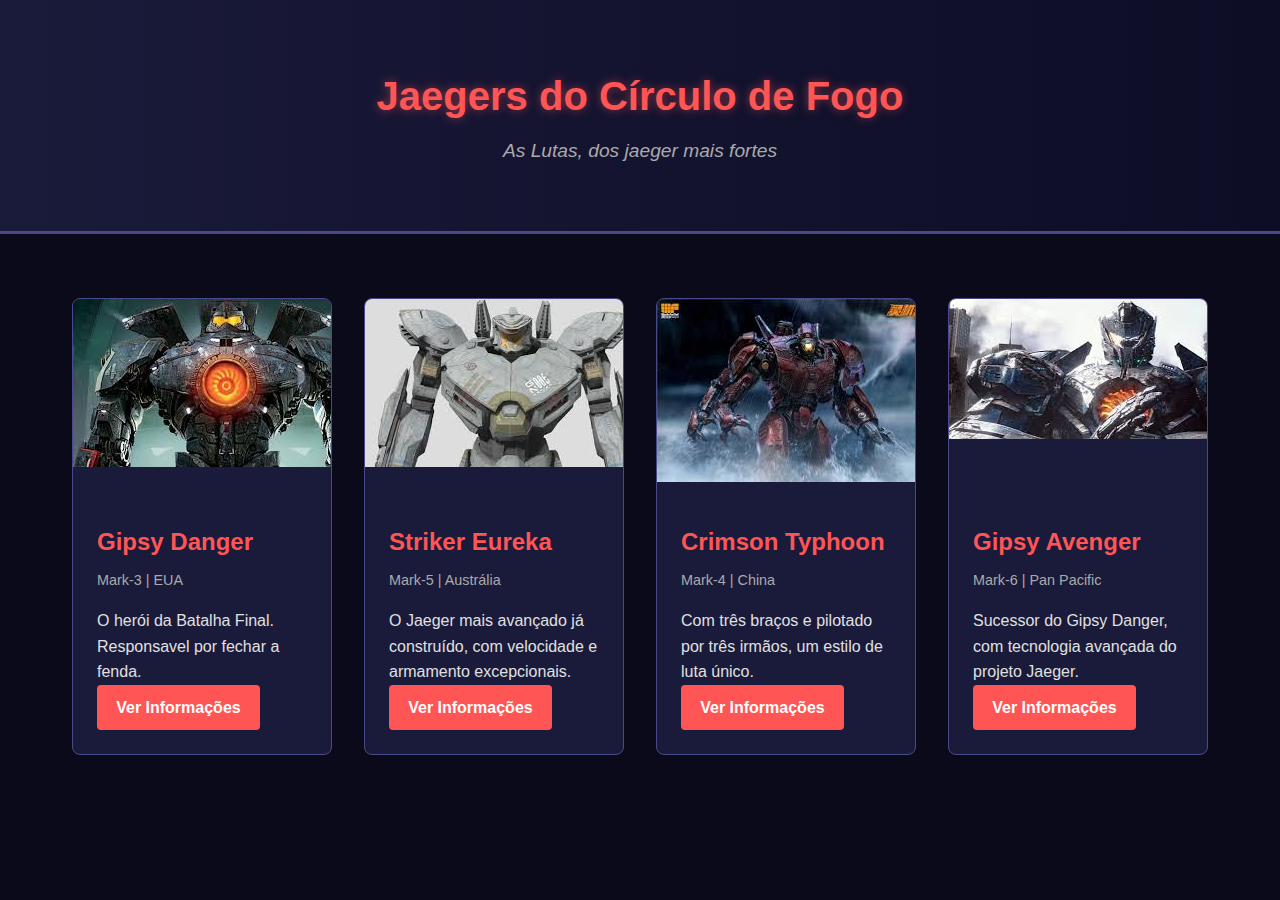
<file: index.html>
<!DOCTYPE html>
<html lang="pt-br">
<head>
    <meta charset="UTF-8">
    <meta name="viewport" content="width=device-width, initial-scale=1.0">
    <link rel="stylesheet" href="style.css">
    <title>Jaegers do Círculo de Fogo</title>
</head>
<body>
    <header>
        <div class="container">
            <h1>Jaegers do Círculo de Fogo</h1>
            <p class="subtitle">As Lutas, dos jaeger mais fortes</p>
        </div>
    </header>
    
    <div class="container">
        <div class="jaegers-grid">
            <div class="jaeger-card">
                <div class="jaeger-image" ><img src="imagens/gipsy.jpeg" alt="gipsy danger"></div>
                <div class="jaeger-info">
                    <h3 class="jaeger-nome">Gipsy Danger</h3>
                    <p class="jaeger-model">Mark-3 | EUA</p>
                    <p>O herói da Batalha Final. Responsavel por fechar a fenda.</p>
                    <a href="2index.html" class="btn">Ver Informações</a>
                </div>
            </div>
            
            <div class="jaeger-card">
                <div class="jaeger-image" ><img src="imagens/eureka.jpeg" alt="striker"></div>
                <div class="jaeger-info">
                    <h3 class="jaeger-nome">Striker Eureka</h3>
                    <p class="jaeger-model">Mark-5 | Austrália</p>
                    <p>O Jaeger mais avançado já construído, com velocidade e armamento excepcionais.</p>
                    <a href="3index.html" class="btn">Ver Informações</a>
                </div>
            </div>
            
            <div class="jaeger-card">
                <div class="jaeger-image"><img src="imagens/typhoon.jpeg" alt="Crimson typhoon"></div>
                <div class="jaeger-info">
                    <h3 class="jaeger-nome">Crimson Typhoon</h3>
                    <p class="jaeger-model">Mark-4 | China</p>
                    <p>Com três braços e pilotado por três irmãos, um estilo de luta único.</p>
                    <a href="4index.html" class="btn">Ver Informações</a>
                </div>
            </div>
            
            <div class="jaeger-card">
                <div class="jaeger-image"><img src="imagens/avenger2.jpeg" alt="gipsy avenger"></div>
                <div class="jaeger-info">
                    <h3 class="jaeger-nome">Gipsy Avenger</h3>
                    <p class="jaeger-model">Mark-6 | Pan Pacific</p>
                    <p>Sucessor do Gipsy Danger, com tecnologia avançada do projeto Jaeger.</p>
                    <a href="5index.html" class="btn">Ver Informações</a>
                </div>
            </div>
        </div>
    </div>
    
</body>
</html>
</file>
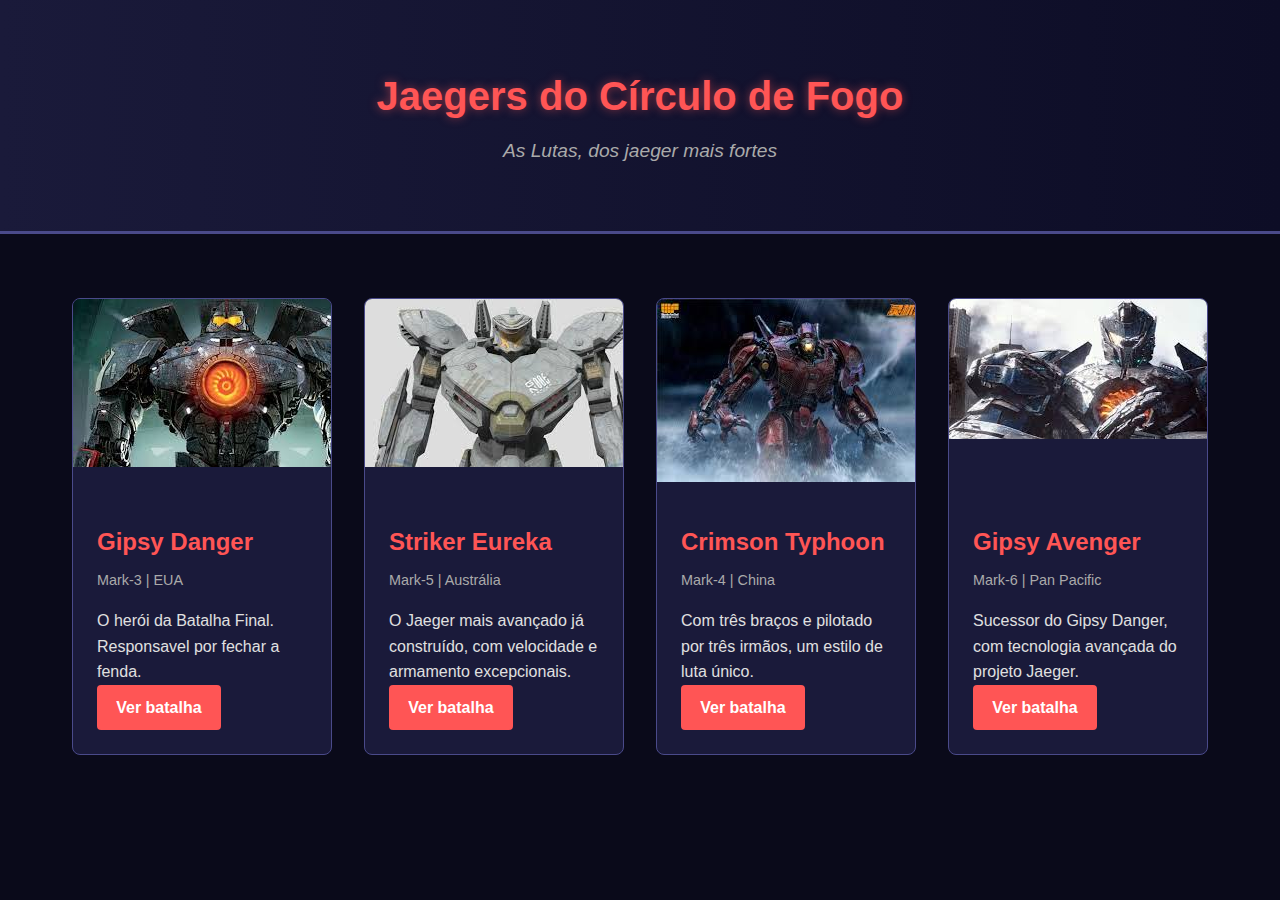
<file: Programação/index.html>
<!DOCTYPE html>
<html lang="pt-br">
<head>
    <meta charset="UTF-8">
    <meta name="viewport" content="width=device-width, initial-scale=1.0">
    <link rel="stylesheet" href="style.css">
    <title>Jaegers do Círculo de Fogo</title>
</head>
<body>
    <header>
        <div class="container">
            <h1>Jaegers do Círculo de Fogo</h1>
            <p class="subtitle">As Lutas, dos jaeger mais fortes</p>
        </div>
    </header>
    
    <div class="container">
        <div class="jaegers-grid">
            <div class="jaeger-card">
                <div class="jaeger-image" ><img src="imagens/gipsy.jpeg" alt="gipsy danger"></div>
                <div class="jaeger-info">
                    <h3 class="jaeger-nome">Gipsy Danger</h3>
                    <p class="jaeger-model">Mark-3 | EUA</p>
                    <p>O herói da Batalha Final. Responsavel por fechar a fenda.</p>
                    <a href="https://www.youtube.com/watch?v=yd97ol2GQZM" class="btn">Ver batalha</a>
                </div>
            </div>
            
            <div class="jaeger-card">
                <div class="jaeger-image" ><img src="imagens/eureka.jpeg" alt="striker"></div>
                <div class="jaeger-info">
                    <h3 class="jaeger-nome">Striker Eureka</h3>
                    <p class="jaeger-model">Mark-5 | Austrália</p>
                    <p>O Jaeger mais avançado já construído, com velocidade e armamento excepcionais.</p>
                    <a href="https://www.youtube.com/watch?v=U_MgVwg4-ws" class="btn">Ver batalha</a>
                </div>
            </div>
            
            <div class="jaeger-card">
                <div class="jaeger-image"><img src="imagens/typhoon.jpeg" alt="Crimson typhoon"></div>
                <div class="jaeger-info">
                    <h3 class="jaeger-nome">Crimson Typhoon</h3>
                    <p class="jaeger-model">Mark-4 | China</p>
                    <p>Com três braços e pilotado por três irmãos, um estilo de luta único.</p>
                    <a href="https://www.youtube.com/watch?v=AStCtVQbufI" class="btn">Ver batalha</a>
                </div>
            </div>
            
            <div class="jaeger-card">
                <div class="jaeger-image"><img src="imagens/avenger2.jpeg" alt="gipsy avenger"></div>
                <div class="jaeger-info">
                    <h3 class="jaeger-nome">Gipsy Avenger</h3>
                    <p class="jaeger-model">Mark-6 | Pan Pacific</p>
                    <p>Sucessor do Gipsy Danger, com tecnologia avançada do projeto Jaeger.</p>
                    <a href="https://www.youtube.com/watch?v=fomfz-xeXts" class="btn">Ver batalha</a>
                </div>
            </div>
        </div>
    </div>
    
</body>
</html>
</file>
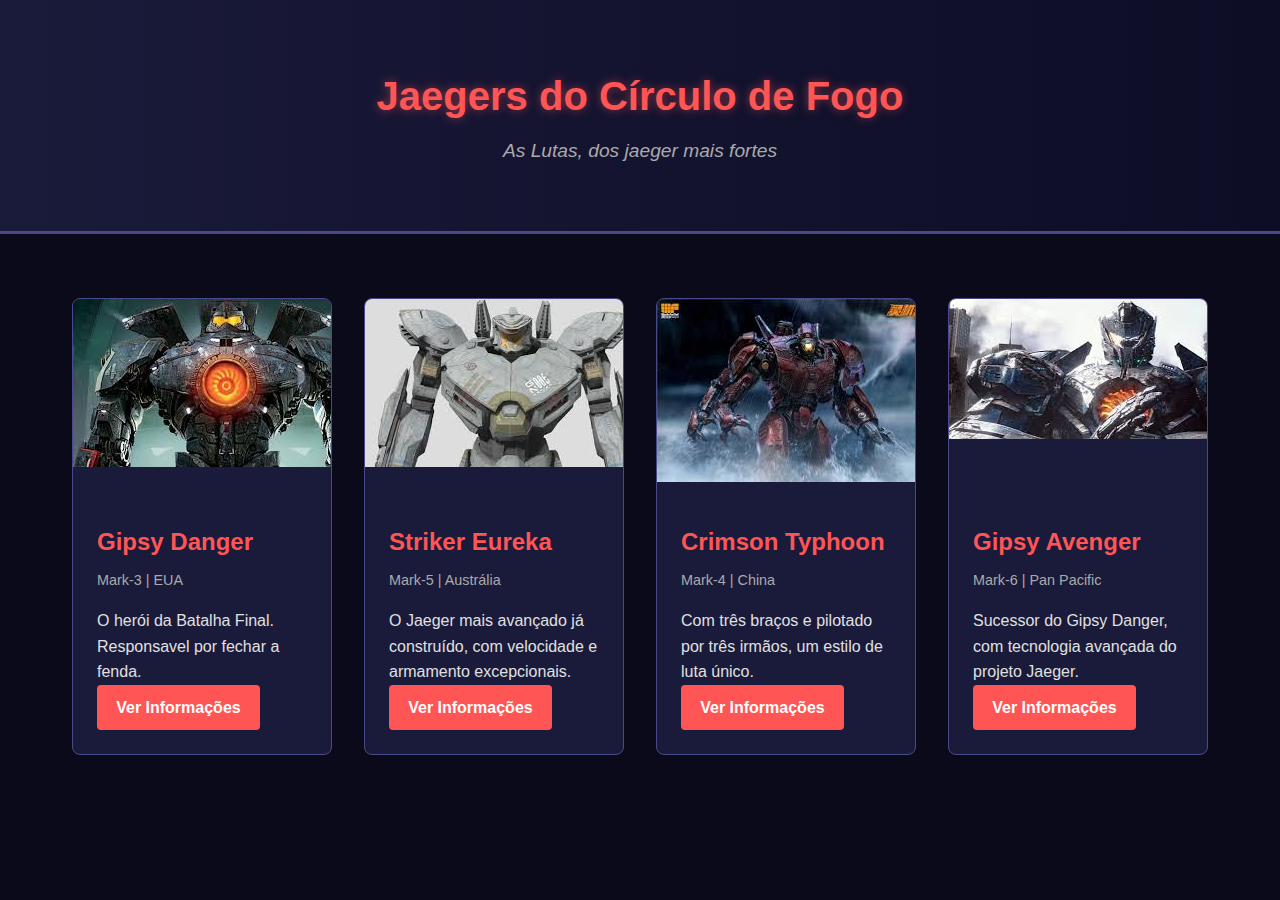
<file: Programa-o-main/Programação/index.html>
<!DOCTYPE html>
<html lang="pt-br">
<head>
    <meta charset="UTF-8">
    <meta name="viewport" content="width=device-width, initial-scale=1.0">
    <link rel="stylesheet" href="style.css">
    <title>Jaegers do Círculo de Fogo</title>
</head>
<body>
    <header>
        <div class="container">
            <h1>Jaegers do Círculo de Fogo</h1>
            <p class="subtitle">As Lutas, dos jaeger mais fortes</p>
        </div>
    </header>
    
    <div class="container">
        <div class="jaegers-grid">
            <div class="jaeger-card">
                <div class="jaeger-image" ><img src="imagens/gipsy.jpeg" alt="gipsy danger"></div>
                <div class="jaeger-info">
                    <h3 class="jaeger-nome">Gipsy Danger</h3>
                    <p class="jaeger-model">Mark-3 | EUA</p>
                    <p>O herói da Batalha Final. Responsavel por fechar a fenda.</p>
                    <a href="file:///tmp/guest-zepvv4/%C3%81rea%20de%20Trabalho/Programa-o-main/Programa%C3%A7%C3%A3o/2index.html" class="btn">Ver Informações</a>
                </div>
            </div>
            
            <div class="jaeger-card">
                <div class="jaeger-image" ><img src="imagens/eureka.jpeg" alt="striker"></div>
                <div class="jaeger-info">
                    <h3 class="jaeger-nome">Striker Eureka</h3>
                    <p class="jaeger-model">Mark-5 | Austrália</p>
                    <p>O Jaeger mais avançado já construído, com velocidade e armamento excepcionais.</p>
                    <a href="file:///tmp/guest-zepvv4/%C3%81rea%20de%20Trabalho/Programa-o-main/Programa%C3%A7%C3%A3o/3index.html" class="btn">Ver Informações</a>
                </div>
            </div>
            
            <div class="jaeger-card">
                <div class="jaeger-image"><img src="imagens/typhoon.jpeg" alt="Crimson typhoon"></div>
                <div class="jaeger-info">
                    <h3 class="jaeger-nome">Crimson Typhoon</h3>
                    <p class="jaeger-model">Mark-4 | China</p>
                    <p>Com três braços e pilotado por três irmãos, um estilo de luta único.</p>
                    <a href="file:///tmp/guest-zepvv4/%C3%81rea%20de%20Trabalho/Programa-o-main/Programa%C3%A7%C3%A3o/4index.html" class="btn">Ver Informações</a>
                </div>
            </div>
            
            <div class="jaeger-card">
                <div class="jaeger-image"><img src="imagens/avenger2.jpeg" alt="gipsy avenger"></div>
                <div class="jaeger-info">
                    <h3 class="jaeger-nome">Gipsy Avenger</h3>
                    <p class="jaeger-model">Mark-6 | Pan Pacific</p>
                    <p>Sucessor do Gipsy Danger, com tecnologia avançada do projeto Jaeger.</p>
                    <a href="file:///tmp/guest-zepvv4/%C3%81rea%20de%20Trabalho/Programa-o-main/Programa%C3%A7%C3%A3o/5index.html" class="btn">Ver Informações</a>
                </div>
            </div>
        </div>
    </div>
    
</body>
</html>
</file>
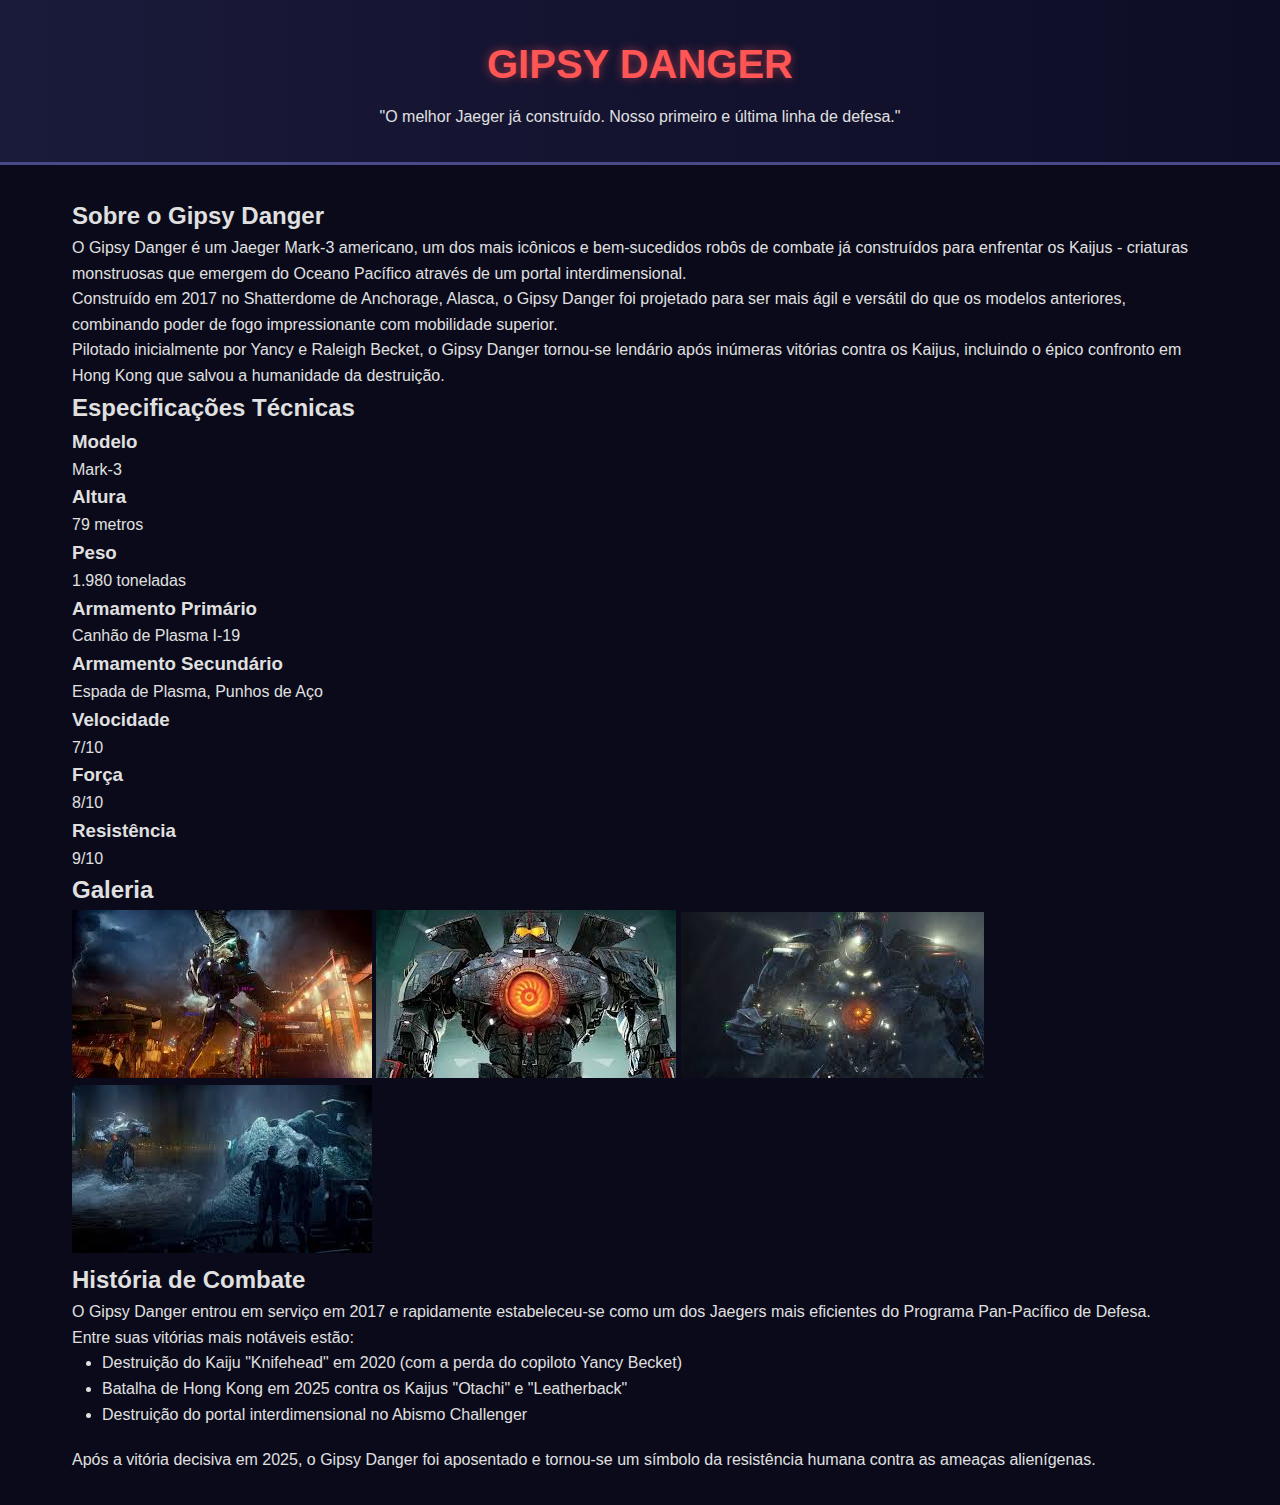
<file: 2index.html>
<!DOCTYPE html>
<html lang="pt-br">
<head>
    <meta charset="UTF-8">
    <meta name="viewport" content="width=device-width, initial-scale=1.0">
    <link rel="stylesheet" href="style.css">
    <title>Gipsy Danger</title>
</head>
<body>
    <header>
        <h1>GIPSY DANGER</h1>
        <p>"O melhor Jaeger já construído. Nosso primeiro e última linha de defesa."</p>
    </header>
    
    <main class="container">
        <section>
            <h2>Sobre o Gipsy Danger</h2>
            <p>O Gipsy Danger é um Jaeger Mark-3 americano, um dos mais icônicos e bem-sucedidos robôs de combate já construídos para enfrentar os Kaijus - criaturas monstruosas que emergem do Oceano Pacífico através de um portal interdimensional.</p>
            <p>Construído em 2017 no Shatterdome de Anchorage, Alasca, o Gipsy Danger foi projetado para ser mais ágil e versátil do que os modelos anteriores, combinando poder de fogo impressionante com mobilidade superior.</p>
            <p>Pilotado inicialmente por Yancy e Raleigh Becket, o Gipsy Danger tornou-se lendário após inúmeras vitórias contra os Kaijus, incluindo o épico confronto em Hong Kong que salvou a humanidade da destruição.</p>
        </section>
        
        <section>
            <h2>Especificações Técnicas</h2>
            <div>
                <div>
                    <div>
                        <h3>Modelo</h3>
                        <p>Mark-3</p>
                    </div>
                    <div>
                        <h3>Altura</h3>
                        <p>79 metros</p>
                    </div>
                    <div>
                        <h3>Peso</h3>
                        <p>1.980 toneladas</p>
                    </div>
                    <div>
                        <h3>Armamento Primário</h3>
                        <p>Canhão de Plasma I-19</p>
                    </div>
                    <div>
                        <h3>Armamento Secundário</h3>
                        <p>Espada de Plasma, Punhos de Aço</p>
                    </div>
                    <div>
                        <h3>Velocidade</h3>
                        <p>7/10</p>
                    </div>
                    <div>
                        <h3>Força</h3>
                        <p>8/10</p>
                    </div>
                    <div>
                        <h3>Resistência</h3>
                        <p>9/10</p>
                    </div>
                </div>
            </div>
        </section>
        
        <section>
            <h2>Galeria</h2>
            <div>
                <img src="imagens/gipsycomba.jpeg" alt="Gipsy Danger em combate">
                <img src="imagens/gipsy.jpeg" alt="Gipsy Danger em pé">
                <img src="imagens/gipsy no oceano.jpeg" alt="Gipsy Danger no oceano">
                <img src="imagens/batalha.jpeg" alt="Gipsy Danger vs Kaiju">
            </div>
        </section>
        
        <section >
            <h2>História de Combate</h2>
            <p>O Gipsy Danger entrou em serviço em 2017 e rapidamente estabeleceu-se como um dos Jaegers mais eficientes do Programa Pan-Pacífico de Defesa.</p>
            <p>Entre suas vitórias mais notáveis estão:</p>
            <ul style="margin-left: 30px; margin-bottom: 20px;">
                <li>Destruição do Kaiju "Knifehead" em 2020 (com a perda do copiloto Yancy Becket)</li>
                <li>Batalha de Hong Kong em 2025 contra os Kaijus "Otachi" e "Leatherback"</li>
                <li>Destruição do portal interdimensional no Abismo Challenger</li>
            </ul>
            <p>Após a vitória decisiva em 2025, o Gipsy Danger foi aposentado e tornou-se um símbolo da resistência humana contra as ameaças alienígenas.</p>
        </section>
    </main>
    
</body>
</html>
</file>
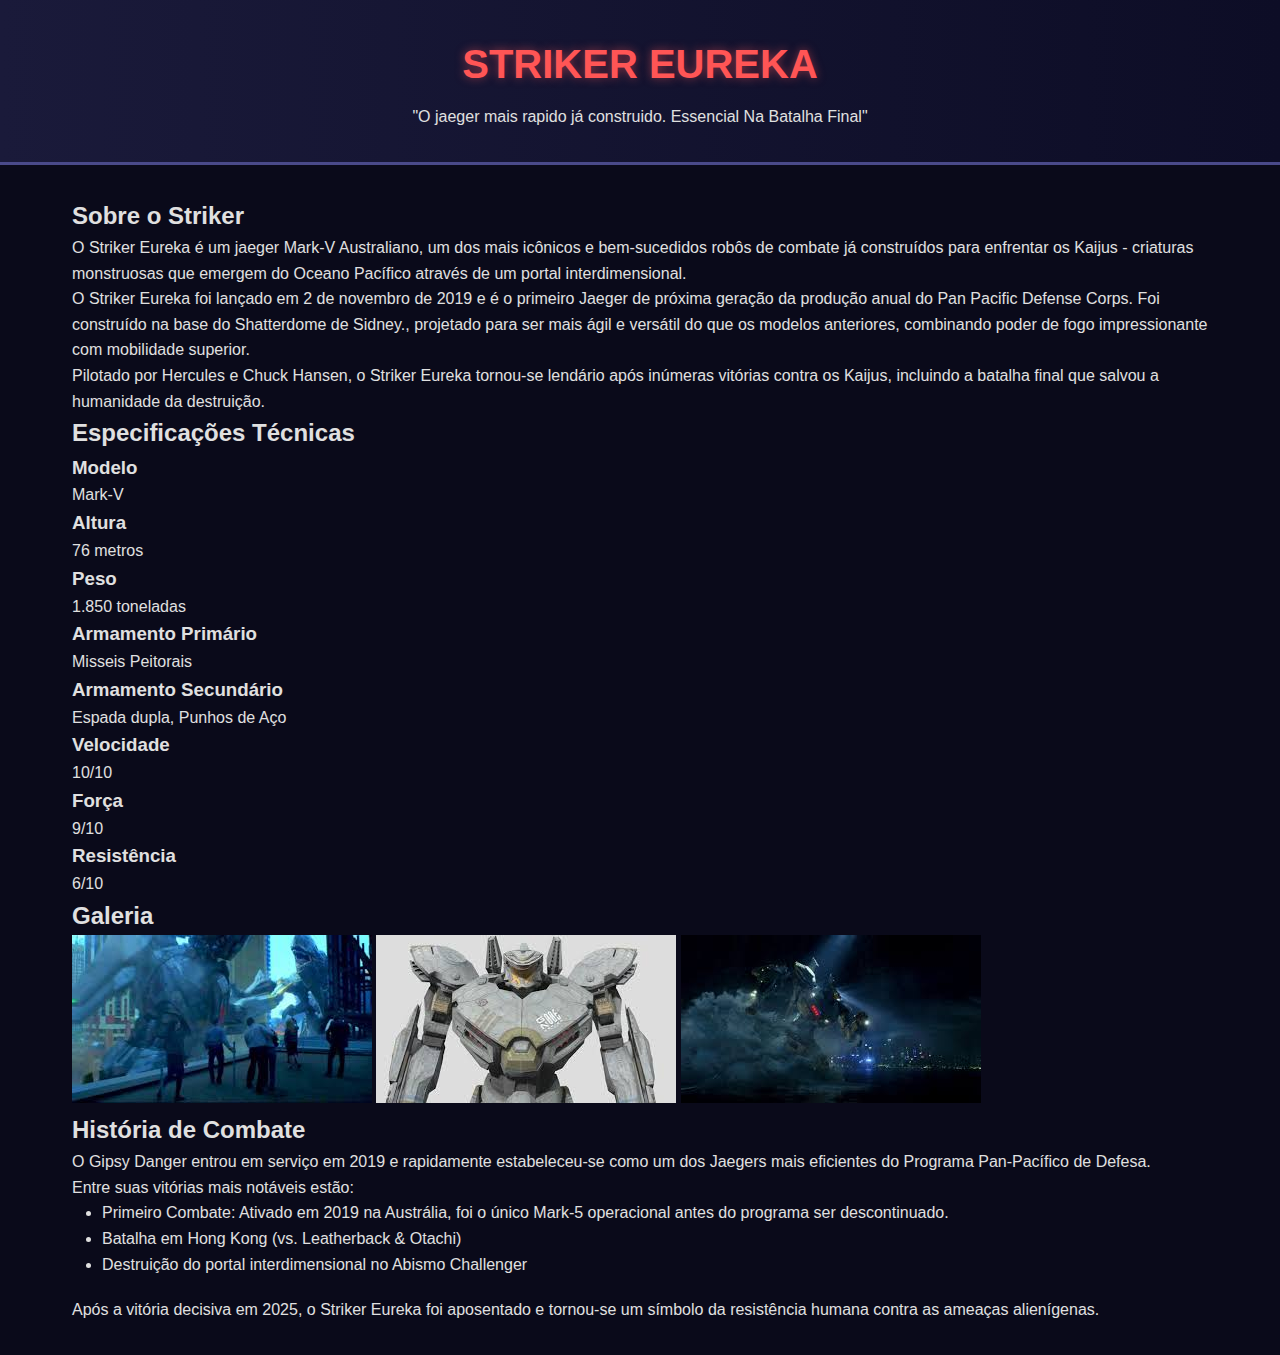
<file: 3index.html>
<!DOCTYPE html>
<html lang="pt-br">
<head>
    <meta charset="UTF-8">
    <meta name="viewport" content="width=device-width, initial-scale=1.0">
    <link rel="stylesheet" href="style.css">
    <title>Striker Eureka</title>
</head>
<body>
    <header>
        <h1>STRIKER EUREKA</h1>
        <p>"O jaeger mais rapido já construido. Essencial Na Batalha Final"</p>
    </header>
    
    <main class="container">
        <section>
            <h2>Sobre o Striker</h2>
            <p>O Striker Eureka é um jaeger Mark-V Australiano, um dos mais icônicos e bem-sucedidos robôs de combate já construídos para enfrentar os Kaijus - criaturas monstruosas que emergem do Oceano Pacífico através de um portal interdimensional.</p>
            <p>O Striker Eureka foi lançado em 2 de novembro de 2019 e é o primeiro Jaeger de próxima geração da produção anual do Pan Pacific Defense Corps. Foi construído na base do Shatterdome de Sidney., projetado para ser mais ágil e versátil do que os modelos anteriores, combinando poder de fogo impressionante com mobilidade superior.</p>
            <p>Pilotado por Hercules e Chuck Hansen, o Striker Eureka tornou-se lendário após inúmeras vitórias contra os Kaijus, incluindo a batalha final que salvou a humanidade da destruição.</p>
        </section>
        
        <section>
            <h2>Especificações Técnicas</h2>
            <div class=>
                <div>
                    <div>
                        <h3>Modelo</h3>
                        <p>Mark-V</p>
                    </div>
                    <div>
                        <h3>Altura</h3>
                        <p>76 metros</p>
                    </div>
                    <div>
                        <h3>Peso</h3>
                        <p>1.850 toneladas</p>
                    </div>
                    <div>
                        <h3>Armamento Primário</h3>
                        <p>Misseis Peitorais</p>
                    </div>
                    <div>
                        <h3>Armamento Secundário</h3>
                        <p>Espada dupla, Punhos de Aço</p>
                    </div>
                    <div></div>
                        <h3>Velocidade</h3>
                        <p>10/10</p>
                    </div>
                    <div>
                        <h3>Força</h3>
                        <p>9/10</p>
                    </div>
                    <div>
                        <h3>Resistência</h3>
                        <p>6/10</p>
                    </div>
                </div>
            </div>
        </section>
        
        <section>
            <h2>Galeria</h2>
            <div>
                <img src="imagens/strikerc.jpeg" alt="Gipsy Danger em combate">
                <img src="imagens/eureka.jpeg" alt="Gipsy Danger em pé">
                <img src="imagens/strikern.jpeg" alt="Gipsy Danger no oceano">
            </div>
        </section>
        
        <section>
            <h2>História de Combate</h2>
            <p>O Gipsy Danger entrou em serviço em 2019 e rapidamente estabeleceu-se como um dos Jaegers mais eficientes do Programa Pan-Pacífico de Defesa.</p>
            <p>Entre suas vitórias mais notáveis estão:</p>
            <ul style="margin-left: 30px; margin-bottom: 20px;">
                <li>Primeiro Combate: Ativado em 2019 na Austrália, foi o único Mark-5 operacional antes do programa ser descontinuado.</li>
                <li> Batalha em Hong Kong (vs. Leatherback & Otachi)</li>
                <li>Destruição do portal interdimensional no Abismo Challenger</li>
            </ul>
            <p>Após a vitória decisiva em 2025, o Striker Eureka foi aposentado e tornou-se um símbolo da resistência humana contra as ameaças alienígenas.</p>
        </section>
    </main>
    
</body>
</html>
</file>
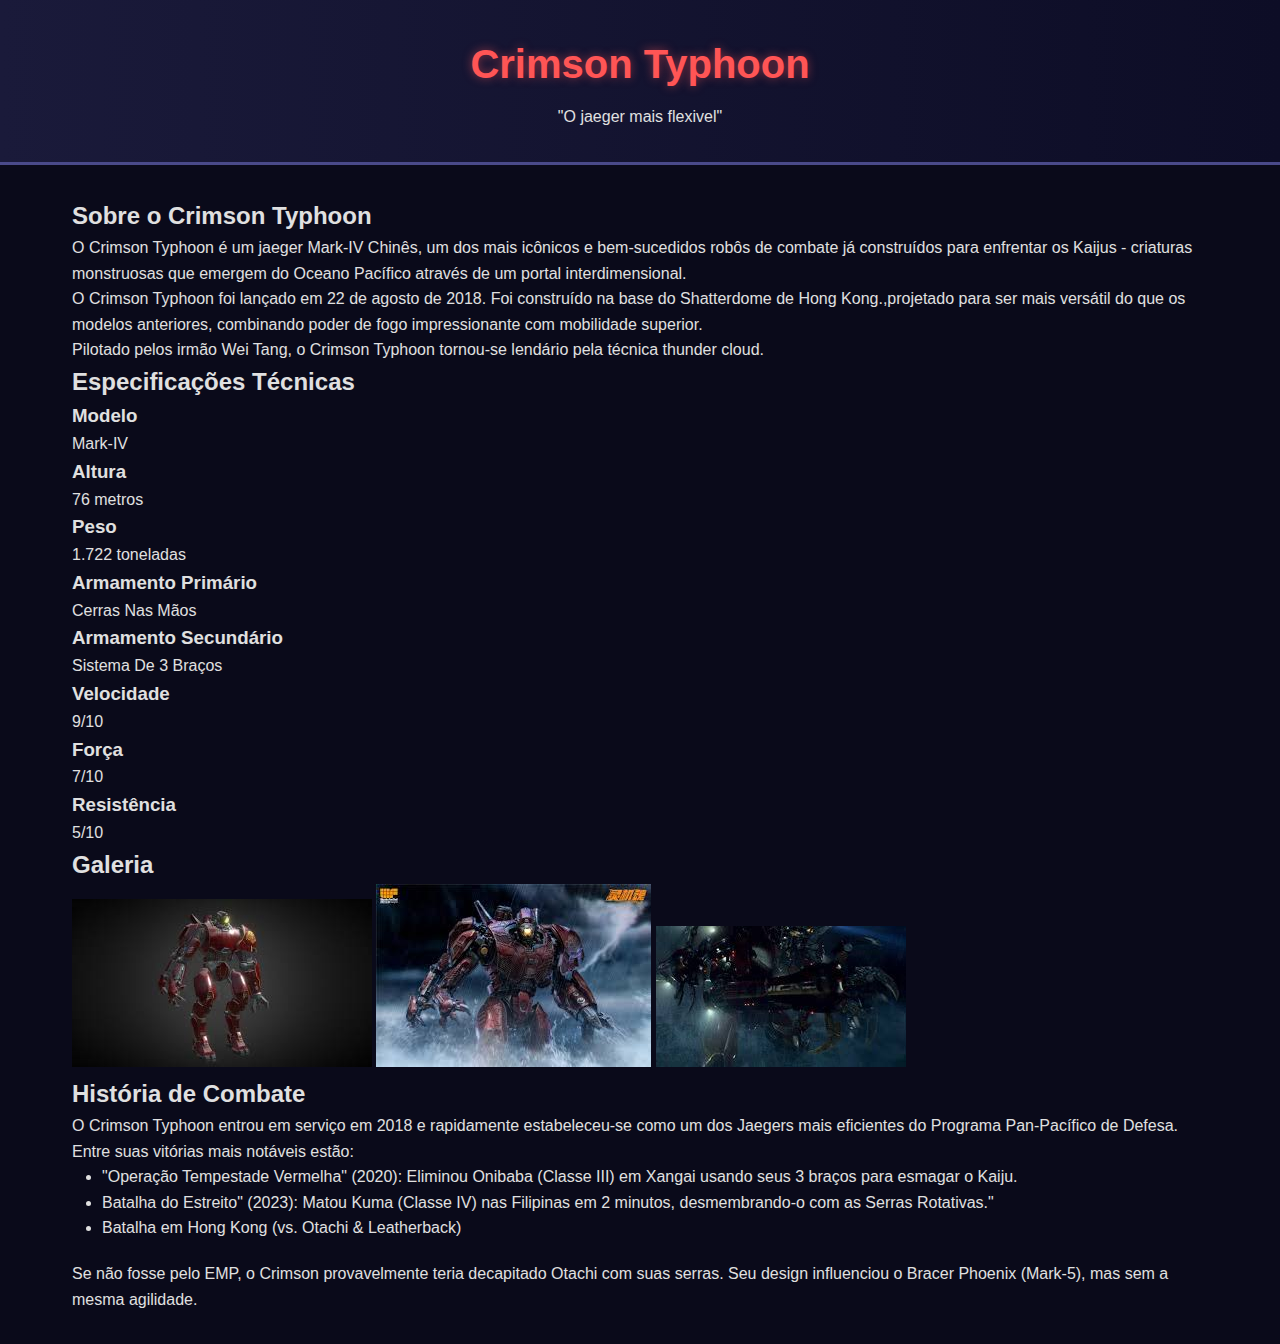
<file: 4index.html>
<!DOCTYPE html>
<html lang="pt-br">
<head>
    <meta charset="UTF-8">
    <meta name="viewport" content="width=device-width, initial-scale=1.0">
    <link rel="stylesheet" href="style.css">
    <title>Crimson Typhoon</title>
</head>
<body>
    <header>
        <h1>Crimson Typhoon</h1>
        <p>"O jaeger mais flexivel"</p>
    </header>
    
    <main class="container">
        <section>
            <h2>Sobre o Crimson Typhoon</h2>
            <p>O Crimson Typhoon é um jaeger Mark-IV Chinês, um dos mais icônicos e bem-sucedidos robôs de combate já construídos para enfrentar os Kaijus - criaturas monstruosas que emergem do Oceano Pacífico através de um portal interdimensional.</p>
            <p>O Crimson Typhoon foi lançado em 22 de agosto de 2018. Foi construído na base do Shatterdome de Hong Kong.,projetado para ser mais versátil do que os modelos anteriores, combinando poder de fogo impressionante com mobilidade superior.</p>
            <p>Pilotado pelos irmão Wei Tang, o Crimson Typhoon tornou-se lendário pela técnica thunder cloud.</p>
        </section>
        
        <section>
            <h2>Especificações Técnicas</h2>
            <div class=>
                <div>
                    <div>
                        <h3>Modelo</h3>
                        <p>Mark-IV</p>
                    </div>
                    <div>
                        <h3>Altura</h3>
                        <p>76 metros</p>
                    </div>
                    <div>
                        <h3>Peso</h3>
                        <p>1.722 toneladas</p>
                    </div>
                    <div>
                        <h3>Armamento Primário</h3>
                        <p>Cerras Nas Mãos</p>
                    </div>
                    <div>
                        <h3>Armamento Secundário</h3>
                        <p>Sistema De 3 Braços</p>
                    </div>
                    <div></div>
                        <h3>Velocidade</h3>
                        <p>9/10</p>
                    </div>
                    <div>
                        <h3>Força</h3>
                        <p>7/10</p>
                    </div>
                    <div>
                        <h3>Resistência</h3>
                        <p>5/10</p>
                    </div>
                </div>
            </div>
        </section>
        
        <section>
            <h2>Galeria</h2>
            <div>
                <img src="imagens/empé.jpeg" alt="Gipsy Danger em combate">
                <img src="imagens/Crimson.jpeg" alt="Gipsy Danger em pé">
                <img src="imagens/crimsonbata.jpeg" alt="Gipsy Danger vs Kaiju">
            </div>
        </section>
        
        <section>
            <h2>História de Combate</h2>
            <p>O Crimson Typhoon entrou em serviço em 2018 e rapidamente estabeleceu-se como um dos Jaegers mais eficientes do Programa Pan-Pacífico de Defesa.</p>
            <p>Entre suas vitórias mais notáveis estão:</p>
            <ul style="margin-left: 30px; margin-bottom: 20px;">
                <li>"Operação Tempestade Vermelha" (2020): Eliminou Onibaba (Classe III) em Xangai usando seus 3 braços para esmagar o Kaiju.</li>
                <li>Batalha do Estreito" (2023): Matou Kuma (Classe IV) nas Filipinas em 2 minutos, desmembrando-o com as Serras Rotativas."</li>
                <li>Batalha em Hong Kong (vs. Otachi & Leatherback)</li>
            </ul>
            <p>Se não fosse pelo EMP, o Crimson provavelmente teria decapitado Otachi com suas serras. Seu design influenciou o Bracer Phoenix (Mark-5), mas sem a mesma agilidade.</p>
        </section>
    </main>
    
</body>
</html>
</file>
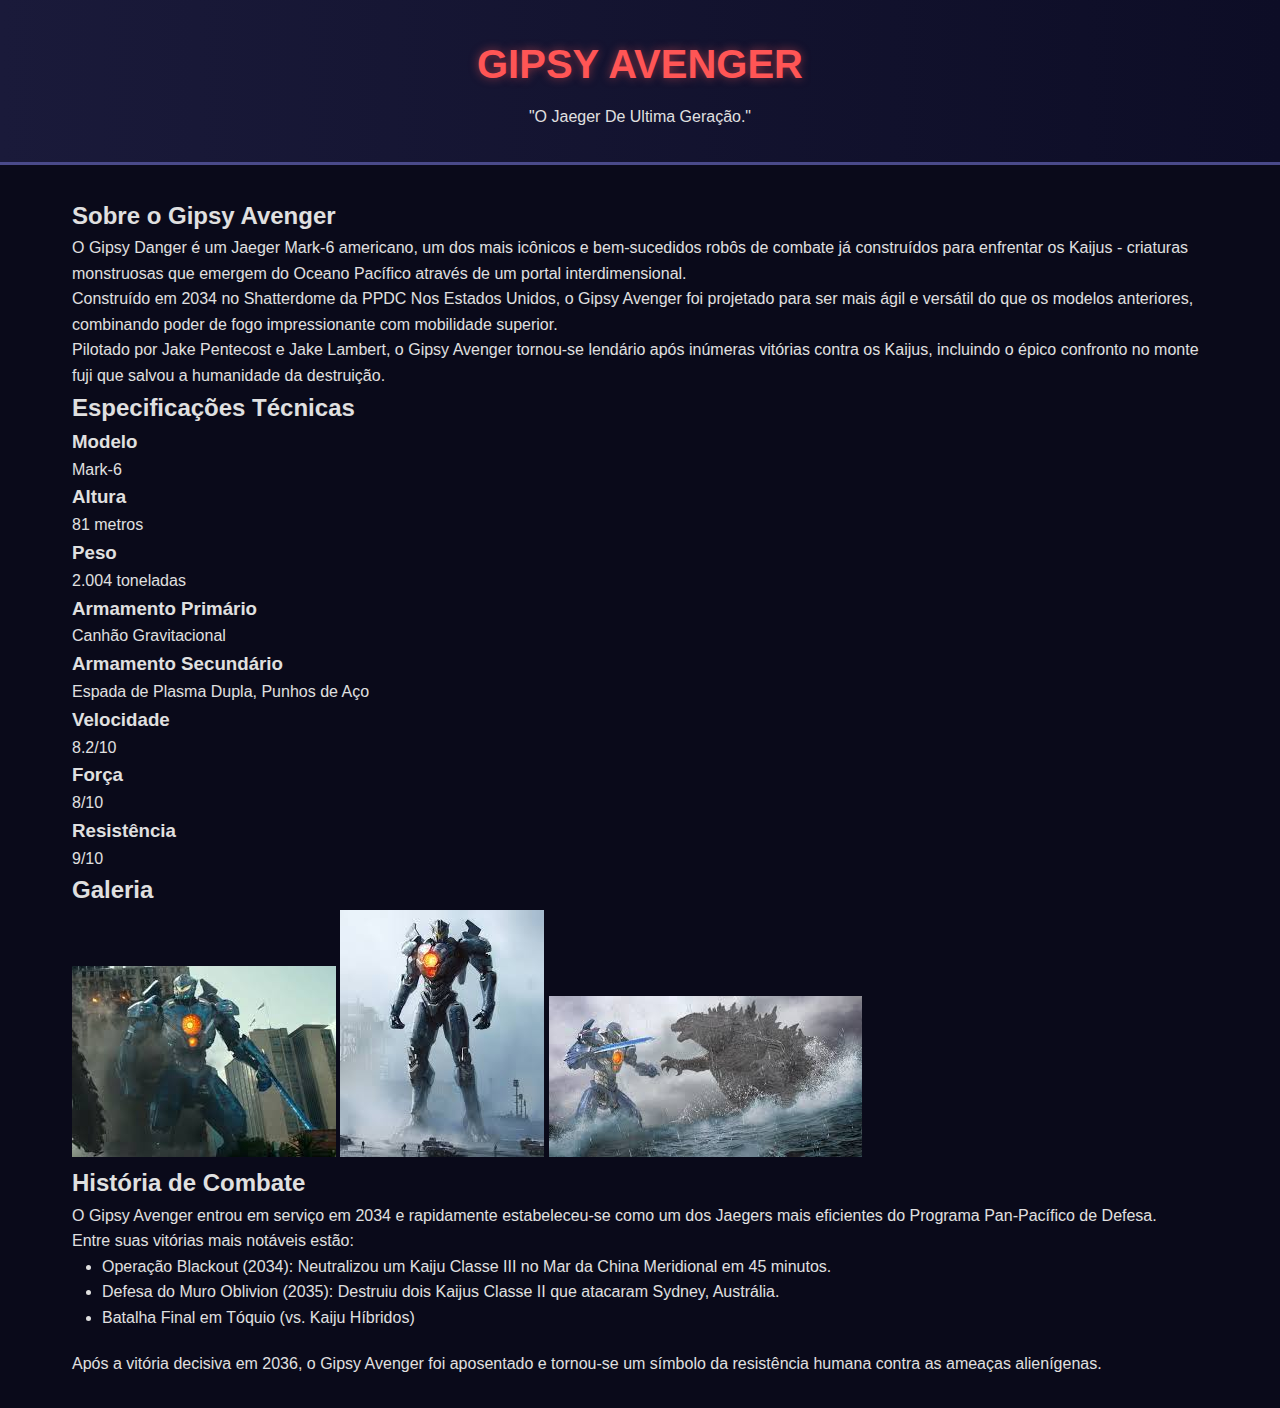
<file: 5index.html>
<!DOCTYPE html>
<html lang="pt-br">
<head>
    <meta charset="UTF-8">
    <meta name="viewport" content="width=device-width, initial-scale=1.0">
    <link rel="stylesheet" href="style.css">
    <title>Gipsy Avenger</title>
</head>
<body>
    <header>
        <h1>GIPSY AVENGER</h1>
        <p>"O Jaeger De Ultima Geração."</p>
    </header>
    
    <main class="container">
        <section>
            <h2>Sobre o Gipsy Avenger</h2>
            <p>O Gipsy Danger é um Jaeger Mark-6 americano, um dos mais icônicos e bem-sucedidos robôs de combate já construídos para enfrentar os Kaijus - criaturas monstruosas que emergem do Oceano Pacífico através de um portal interdimensional.</p>
            <p>Construído em 2034 no Shatterdome da PPDC Nos Estados Unidos, o Gipsy Avenger foi projetado para ser mais ágil e versátil do que os modelos anteriores, combinando poder de fogo impressionante com mobilidade superior.</p>
            <p>Pilotado por Jake Pentecost e Jake Lambert, o Gipsy Avenger tornou-se lendário após inúmeras vitórias contra os Kaijus, incluindo o épico confronto no monte fuji que salvou a humanidade da destruição.</p>
        </section>
        
        <section>
            <h2>Especificações Técnicas</h2>
            <div>
                <div>
                    <div>
                        <h3>Modelo</h3>
                        <p>Mark-6</p>
                    </div>
                    <div>
                        <h3>Altura</h3>
                        <p>81 metros</p>
                    </div>
                    <div>
                        <h3>Peso</h3>
                        <p>2.004 toneladas</p>
                    </div>
                    <div>
                        <h3>Armamento Primário</h3>
                        <p>Canhão Gravitacional</p>
                    </div>
                    <div>
                        <h3>Armamento Secundário</h3>
                        <p>Espada de Plasma Dupla, Punhos de Aço</p>
                    </div>
                    <div>
                        <h3>Velocidade</h3>
                        <p>8.2/10</p>
                    </div>
                    <div>
                        <h3>Força</h3>
                        <p>8/10</p>
                    </div>
                    <div>
                        <h3>Resistência</h3>
                        <p>9/10</p>
                    </div>
                </div>
            </div>
        </section>
        
        <section>
            <h2>Galeria</h2>
            <div>
                <img src="imagens/avepé.jpeg" alt="Gipsy Danger em combate">
                <img src="imagens/pégipsy.jpeg" alt="Gipsy Danger em pé">
                <img src="imagens/godz.jpeg" alt="Gipsy Danger no oceano">
            </div>
        </section>
        
        <section >
            <h2>História de Combate</h2>
            <p>O Gipsy Avenger entrou em serviço em 2034 e rapidamente estabeleceu-se como um dos Jaegers mais eficientes do Programa Pan-Pacífico de Defesa.</p>
            <p>Entre suas vitórias mais notáveis estão:</p>
            <ul style="margin-left: 30px; margin-bottom: 20px;">
                <li>Operação Blackout (2034): Neutralizou um Kaiju Classe III no Mar da China Meridional em 45 minutos.</li>
                <li>Defesa do Muro Oblivion (2035): Destruiu dois Kaijus Classe II que atacaram Sydney, Austrália.</li>
                <li>Batalha Final em Tóquio (vs. Kaiju Híbridos)</li>
            </ul>
            <p>Após a vitória decisiva em 2036, o Gipsy Avenger foi aposentado e tornou-se um símbolo da resistência humana contra as ameaças alienígenas.</p>
        </section>
    </main>
    
</body>
</html>
</file>
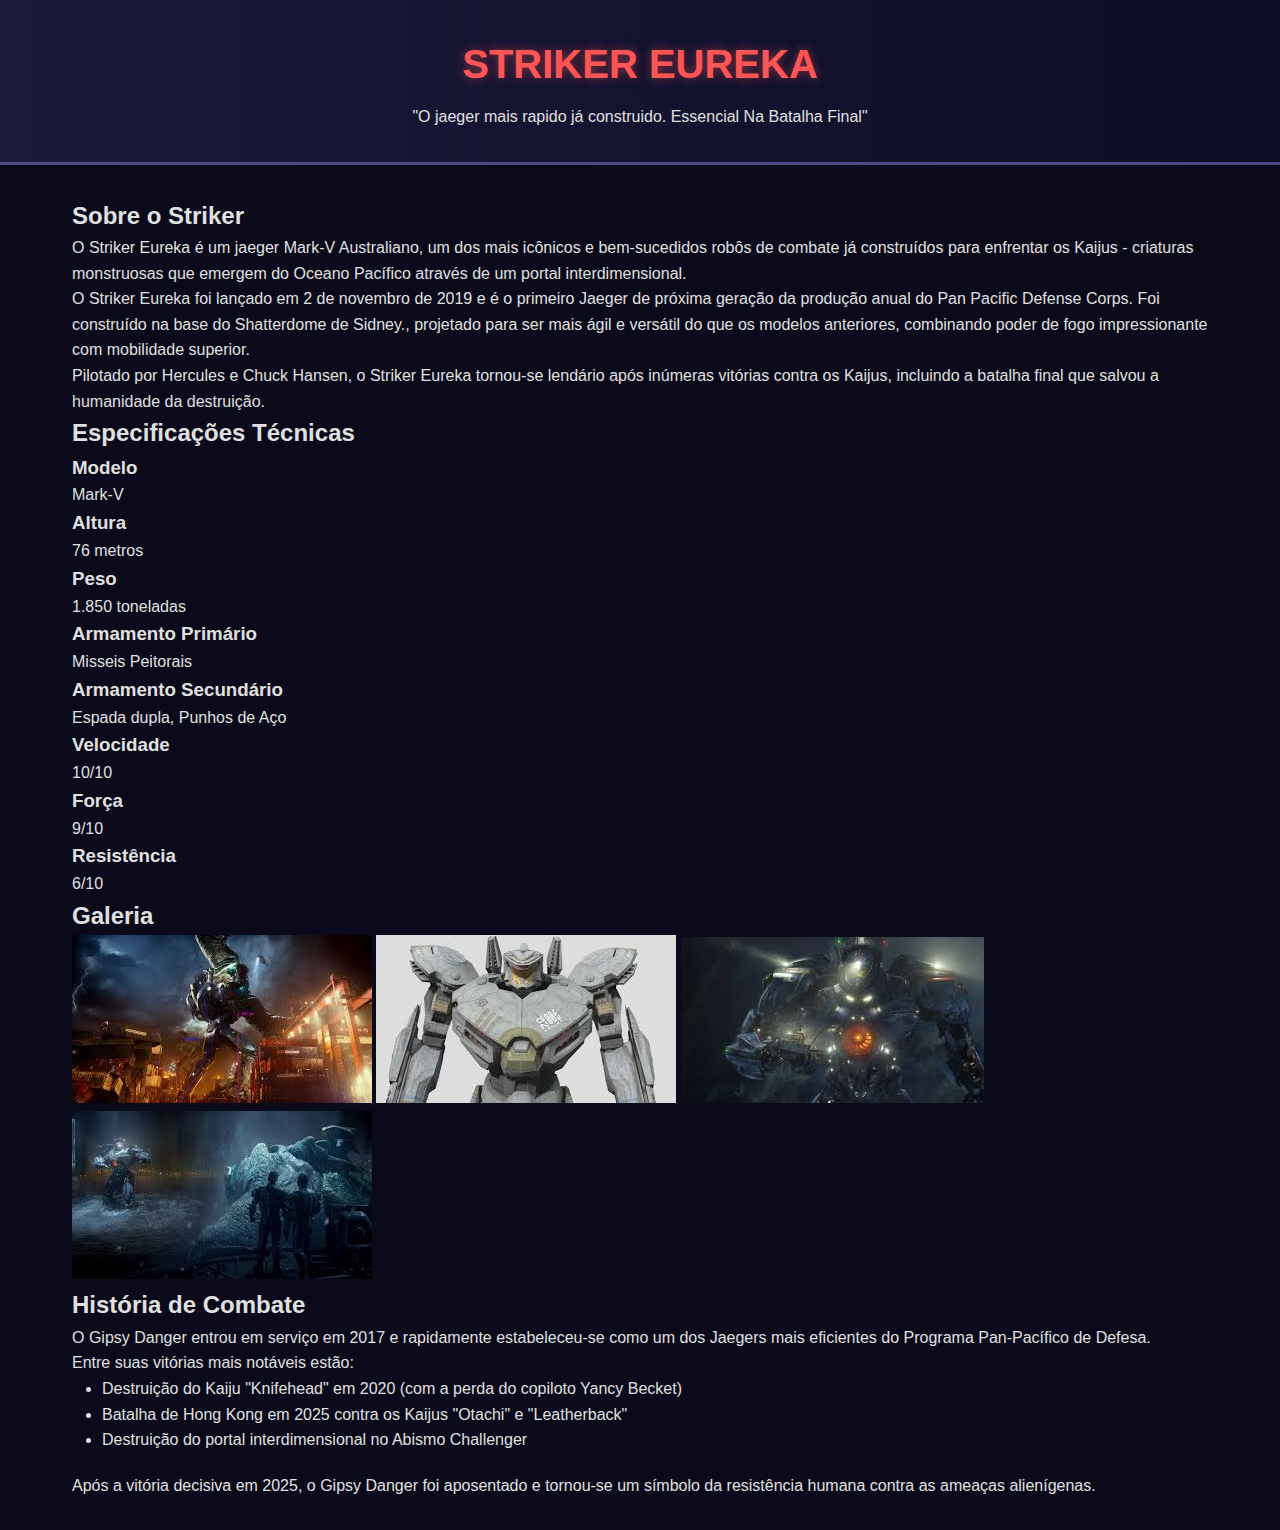
<file: Programação/3index.html>
<!DOCTYPE html>
<html lang="pt-br">
<head>
    <meta charset="UTF-8">
    <meta name="viewport" content="width=device-width, initial-scale=1.0">
    <link rel="stylesheet" href="style.css">
    <title>Striker Eureka</title>
</head>
<body>
    <header>
        <h1>STRIKER EUREKA</h1>
        <p>"O jaeger mais rapido já construido. Essencial Na Batalha Final"</p>
    </header>
    
    <main class="container">
        <section>
            <h2>Sobre o Striker</h2>
            <p>O Striker Eureka é um jaeger Mark-V Australiano, um dos mais icônicos e bem-sucedidos robôs de combate já construídos para enfrentar os Kaijus - criaturas monstruosas que emergem do Oceano Pacífico através de um portal interdimensional.</p>
            <p>O Striker Eureka foi lançado em 2 de novembro de 2019 e é o primeiro Jaeger de próxima geração da produção anual do Pan Pacific Defense Corps. Foi construído na base do Shatterdome de Sidney., projetado para ser mais ágil e versátil do que os modelos anteriores, combinando poder de fogo impressionante com mobilidade superior.</p>
            <p>Pilotado por Hercules e Chuck Hansen, o Striker Eureka tornou-se lendário após inúmeras vitórias contra os Kaijus, incluindo a batalha final que salvou a humanidade da destruição.</p>
        </section>
        
        <section>
            <h2>Especificações Técnicas</h2>
            <div class=>
                <div>
                    <div>
                        <h3>Modelo</h3>
                        <p>Mark-V</p>
                    </div>
                    <div>
                        <h3>Altura</h3>
                        <p>76 metros</p>
                    </div>
                    <div>
                        <h3>Peso</h3>
                        <p>1.850 toneladas</p>
                    </div>
                    <div>
                        <h3>Armamento Primário</h3>
                        <p>Misseis Peitorais</p>
                    </div>
                    <div>
                        <h3>Armamento Secundário</h3>
                        <p>Espada dupla, Punhos de Aço</p>
                    </div>
                    <div></div>
                        <h3>Velocidade</h3>
                        <p>10/10</p>
                    </div>
                    <div>
                        <h3>Força</h3>
                        <p>9/10</p>
                    </div>
                    <div>
                        <h3>Resistência</h3>
                        <p>6/10</p>
                    </div>
                </div>
            </div>
        </section>
        
        <section>
            <h2>Galeria</h2>
            <div>
                <img src="imagens/gipsycomba.jpeg" alt="Gipsy Danger em combate">
                <img src="imagens/eureka.jpeg" alt="Gipsy Danger em pé">
                <img src="imagens/gipsy no oceano.jpeg" alt="Gipsy Danger no oceano">
                <img src="imagens/batalha.jpeg" alt="Gipsy Danger vs Kaiju">
            </div>
        </section>
        
        <section>
            <h2>História de Combate</h2>
            <p>O Gipsy Danger entrou em serviço em 2017 e rapidamente estabeleceu-se como um dos Jaegers mais eficientes do Programa Pan-Pacífico de Defesa.</p>
            <p>Entre suas vitórias mais notáveis estão:</p>
            <ul style="margin-left: 30px; margin-bottom: 20px;">
                <li>Destruição do Kaiju "Knifehead" em 2020 (com a perda do copiloto Yancy Becket)</li>
                <li>Batalha de Hong Kong em 2025 contra os Kaijus "Otachi" e "Leatherback"</li>
                <li>Destruição do portal interdimensional no Abismo Challenger</li>
            </ul>
            <p>Após a vitória decisiva em 2025, o Gipsy Danger foi aposentado e tornou-se um símbolo da resistência humana contra as ameaças alienígenas.</p>
        </section>
    </main>
    
</body>
</html>
</file>
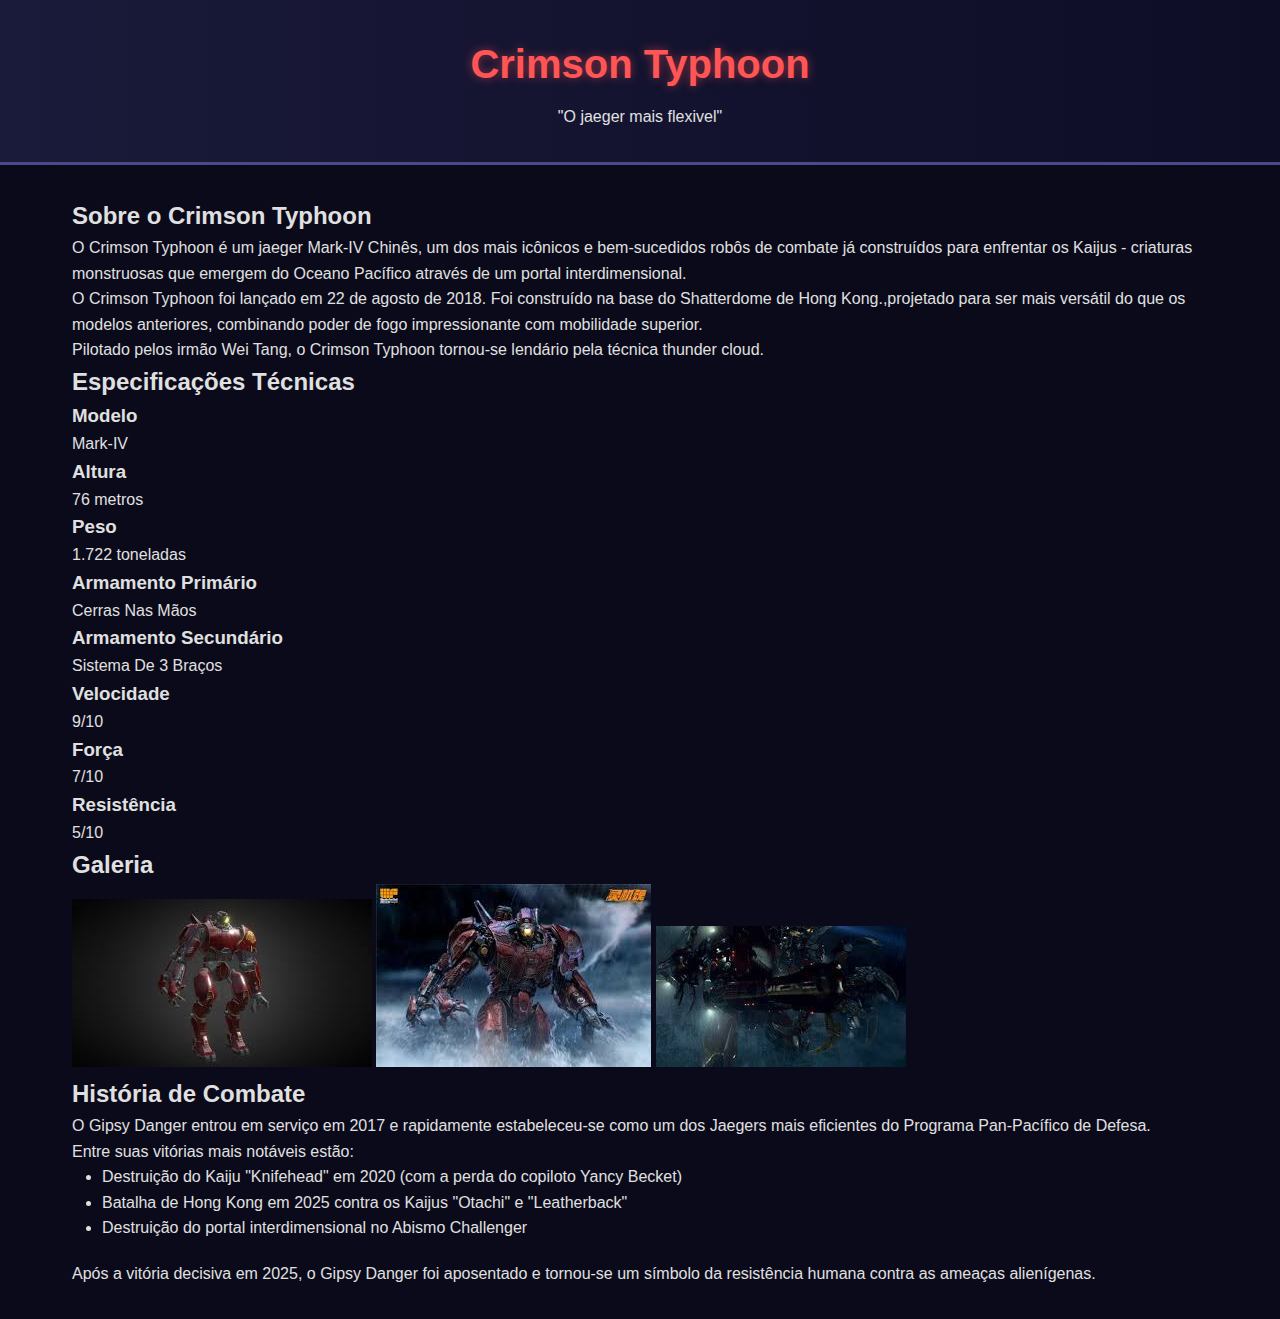
<file: Programação/4index.html>
<!DOCTYPE html>
<html lang="pt-br">
<head>
    <meta charset="UTF-8">
    <meta name="viewport" content="width=device-width, initial-scale=1.0">
    <link rel="stylesheet" href="style.css">
    <title>Crimson Typhoon</title>
</head>
<body>
    <header>
        <h1>Crimson Typhoon</h1>
        <p>"O jaeger mais flexivel"</p>
    </header>
    
    <main class="container">
        <section>
            <h2>Sobre o Crimson Typhoon</h2>
            <p>O Crimson Typhoon é um jaeger Mark-IV Chinês, um dos mais icônicos e bem-sucedidos robôs de combate já construídos para enfrentar os Kaijus - criaturas monstruosas que emergem do Oceano Pacífico através de um portal interdimensional.</p>
            <p>O Crimson Typhoon foi lançado em 22 de agosto de 2018. Foi construído na base do Shatterdome de Hong Kong.,projetado para ser mais versátil do que os modelos anteriores, combinando poder de fogo impressionante com mobilidade superior.</p>
            <p>Pilotado pelos irmão Wei Tang, o Crimson Typhoon tornou-se lendário pela técnica thunder cloud.</p>
        </section>
        
        <section>
            <h2>Especificações Técnicas</h2>
            <div class=>
                <div>
                    <div>
                        <h3>Modelo</h3>
                        <p>Mark-IV</p>
                    </div>
                    <div>
                        <h3>Altura</h3>
                        <p>76 metros</p>
                    </div>
                    <div>
                        <h3>Peso</h3>
                        <p>1.722 toneladas</p>
                    </div>
                    <div>
                        <h3>Armamento Primário</h3>
                        <p>Cerras Nas Mãos</p>
                    </div>
                    <div>
                        <h3>Armamento Secundário</h3>
                        <p>Sistema De 3 Braços</p>
                    </div>
                    <div></div>
                        <h3>Velocidade</h3>
                        <p>9/10</p>
                    </div>
                    <div>
                        <h3>Força</h3>
                        <p>7/10</p>
                    </div>
                    <div>
                        <h3>Resistência</h3>
                        <p>5/10</p>
                    </div>
                </div>
            </div>
        </section>
        
        <section>
            <h2>Galeria</h2>
            <div>
                <img src="imagens/empé.jpeg" alt="Gipsy Danger em combate">
                <img src="imagens/Crimson.jpeg" alt="Gipsy Danger em pé">
                <img src="imagens/crimsonbata.jpeg" alt="Gipsy Danger vs Kaiju">
            </div>
        </section>
        
        <section>
            <h2>História de Combate</h2>
            <p>O Gipsy Danger entrou em serviço em 2017 e rapidamente estabeleceu-se como um dos Jaegers mais eficientes do Programa Pan-Pacífico de Defesa.</p>
            <p>Entre suas vitórias mais notáveis estão:</p>
            <ul style="margin-left: 30px; margin-bottom: 20px;">
                <li>Destruição do Kaiju "Knifehead" em 2020 (com a perda do copiloto Yancy Becket)</li>
                <li>Batalha de Hong Kong em 2025 contra os Kaijus "Otachi" e "Leatherback"</li>
                <li>Destruição do portal interdimensional no Abismo Challenger</li>
            </ul>
            <p>Após a vitória decisiva em 2025, o Gipsy Danger foi aposentado e tornou-se um símbolo da resistência humana contra as ameaças alienígenas.</p>
        </section>
    </main>
    
</body>
</html>
</file>
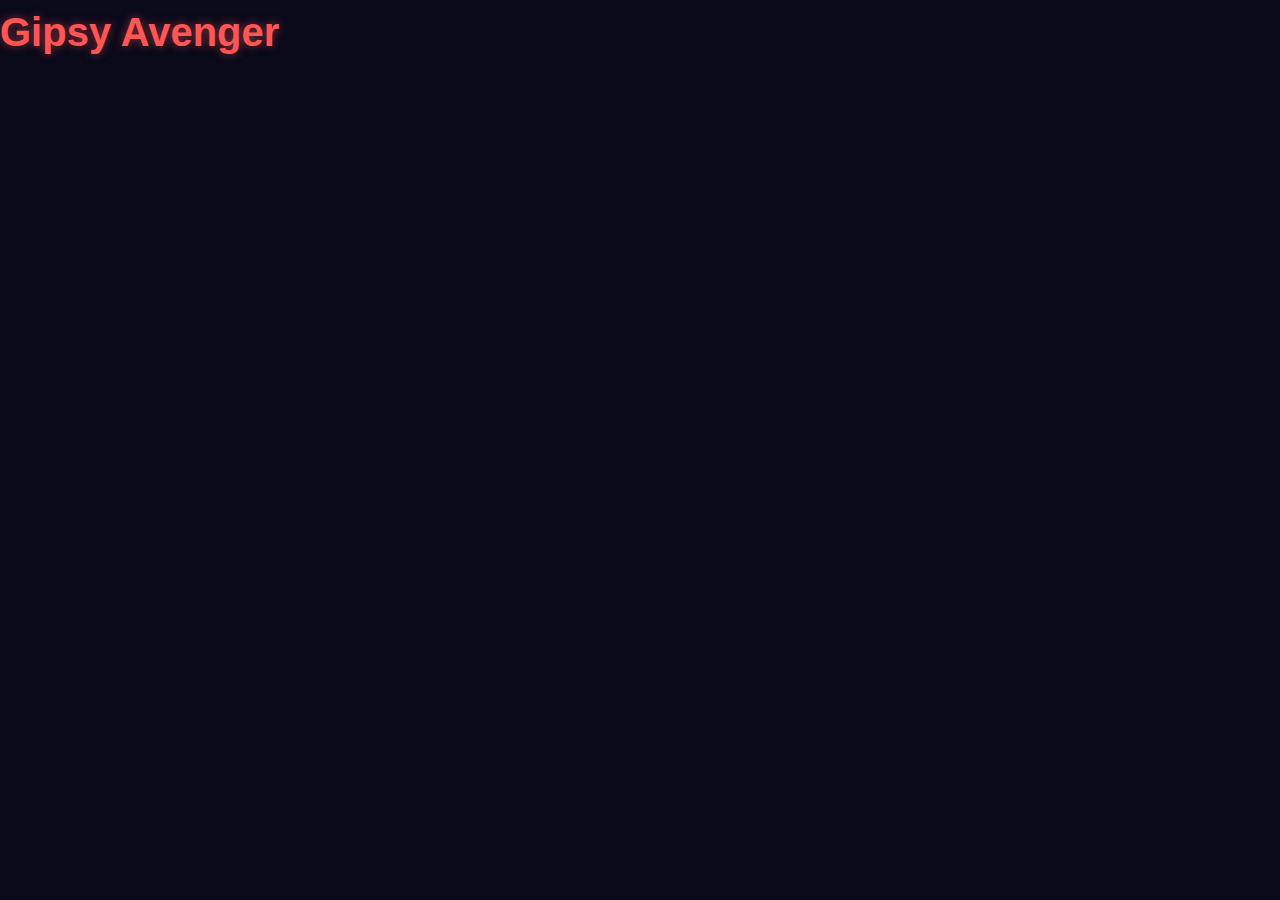
<file: Programação/5index.html>
<!DOCTYPE html>
<html lang="en">
<head>
    <meta charset="UTF-8">
    <meta http-equiv="X-UA-Compatible" content="IE=edge">
    <meta name="viewport" content="width=device-width, initial-scale=1.0">
    <link rel="stylesheet" href="style.css">
    <title>Gipsy Avenger</title>
</head>
<body>
    <h1>Gipsy Avenger</h1>
    
</body>
</html>
</file>
<file: style.css>
* {
            margin: 0;
            padding: 0;
            box-sizing: border-box;
            font-family: 'Segoe UI', Tahoma, Geneva, Verdana, sans-serif;
        }
        
        body {
            background-color: #0a0a1a;
            color: #e0e0e0;
            line-height: 1.6;
        }
        
        header {
            background: linear-gradient(to right, #1a1a3a, #0d0d26);
            padding: 2rem 0;
            text-align: center;
            border-bottom: 3px solid #4a4a8a;
        }
        
        h1 {
            font-size: 2.5rem;
            margin-bottom: 0.5rem;
            color: #ff5555;
            text-shadow: 0 0 10px rgba(255, 85, 85, 0.5);
        }
        
        .subtitle {
            font-size: 1.2rem;
            color: #aaa;
            font-style: italic;
        }
        
        .container {
            max-width: 1200px;
            margin: 0 auto;
            padding: 2rem;
        }
        
        .jaegers-grid {
            display: grid;
            grid-template-columns: repeat(auto-fit, minmax(250px, 1fr));
            gap: 2rem;
            margin-top: 2rem;
        }
        
        .jaeger-card {
            background: #1a1a3a;
            border-radius: 8px;
            overflow: hidden;
            border: 1px solid #4a4a8a;
        }
        
        .jaeger-card:hover {
            transform: translateY(-10px);
            box-shadow: 0 10px 20px rgba(0, 0, 0, 0.3);
        }
        
        .jaeger-image {
            height: 200px;
            background-size: cover;
            background-position: center;
        }
        
        .jaeger-info {
            padding: 1.5rem;
        }
        
        .jaeger-nome {
            font-size: 1.5rem;
            margin-bottom: 0.5rem;
            color: #ff5555;
        }
        
        .jaeger-model {
            color: #aaa;
            margin-bottom: 1rem;
            font-size: 0.9rem;
        }
        
        .btn {
            display: inline-block;
            padding: 0.6rem 1.2rem;
            background: #ff5555;
            color: white;
            text-decoration: none;
            border-radius: 4px;
            font-weight: bold;
            transition: background 0.3s ease;
        }
        
        .btn:hover {
            background: #ff3333;
        }
</file>
<file: Programação/style.css>
* {
            margin: 0;
            padding: 0;
            box-sizing: border-box;
            font-family: 'Segoe UI', Tahoma, Geneva, Verdana, sans-serif;
        }
        
        body {
            background-color: #0a0a1a;
            color: #e0e0e0;
            line-height: 1.6;
        }
        
        header {
            background: linear-gradient(to right, #1a1a3a, #0d0d26);
            padding: 2rem 0;
            text-align: center;
            border-bottom: 3px solid #4a4a8a;
        }
        
        h1 {
            font-size: 2.5rem;
            margin-bottom: 0.5rem;
            color: #ff5555;
            text-shadow: 0 0 10px rgba(255, 85, 85, 0.5);
        }
        
        .subtitle {
            font-size: 1.2rem;
            color: #aaa;
            font-style: italic;
        }
        
        .container {
            max-width: 1200px;
            margin: 0 auto;
            padding: 2rem;
        }
        
        .jaegers-grid {
            display: grid;
            grid-template-columns: repeat(auto-fit, minmax(250px, 1fr));
            gap: 2rem;
            margin-top: 2rem;
        }
        
        .jaeger-card {
            background: #1a1a3a;
            border-radius: 8px;
            overflow: hidden;
            transition: transform 0.3s ease, box-shadow 0.3s ease;
            border: 1px solid #4a4a8a;
        }
        
        .jaeger-card:hover {
            transform: translateY(-10px);
            box-shadow: 0 10px 20px rgba(0, 0, 0, 0.3);
        }
        
        .jaeger-image {
            height: 200px;
            background-size: cover;
            background-position: center;
        }
        
        .jaeger-info {
            padding: 1.5rem;
        }
        
        .jaeger-nome {
            font-size: 1.5rem;
            margin-bottom: 0.5rem;
            color: #ff5555;
        }
        
        .jaeger-model {
            color: #aaa;
            margin-bottom: 1rem;
            font-size: 0.9rem;
        }
        
        .btn {
            display: inline-block;
            padding: 0.6rem 1.2rem;
            background: #ff5555;
            color: white;
            text-decoration: none;
            border-radius: 4px;
            font-weight: bold;
            transition: background 0.3s ease;
        }
        
        .btn:hover {
            background: #ff3333;
        }
</file>
<file: Programa-o-main/Programação/style.css>
* {
            margin: 0;
            padding: 0;
            box-sizing: border-box;
            font-family: 'Segoe UI', Tahoma, Geneva, Verdana, sans-serif;
        }
        
        body {
            background-color: #0a0a1a;
            color: #e0e0e0;
            line-height: 1.6;
        }
        
        header {
            background: linear-gradient(to right, #1a1a3a, #0d0d26);
            padding: 2rem 0;
            text-align: center;
            border-bottom: 3px solid #4a4a8a;
        }
        
        h1 {
            font-size: 2.5rem;
            margin-bottom: 0.5rem;
            color: #ff5555;
            text-shadow: 0 0 10px rgba(255, 85, 85, 0.5);
        }
        
        .subtitle {
            font-size: 1.2rem;
            color: #aaa;
            font-style: italic;
        }
        
        .container {
            max-width: 1200px;
            margin: 0 auto;
            padding: 2rem;
        }
        
        .jaegers-grid {
            display: grid;
            grid-template-columns: repeat(auto-fit, minmax(250px, 1fr));
            gap: 2rem;
            margin-top: 2rem;
        }
        
        .jaeger-card {
            background: #1a1a3a;
            border-radius: 8px;
            overflow: hidden;
            transition: transform 0.3s ease, box-shadow 0.3s ease;
            border: 1px solid #4a4a8a;
        }
        
        .jaeger-card:hover {
            transform: translateY(-10px);
            box-shadow: 0 10px 20px rgba(0, 0, 0, 0.3);
        }
        
        .jaeger-image {
            height: 200px;
            background-size: cover;
            background-position: center;
        }
        
        .jaeger-info {
            padding: 1.5rem;
        }
        
        .jaeger-nome {
            font-size: 1.5rem;
            margin-bottom: 0.5rem;
            color: #ff5555;
        }
        
        .jaeger-model {
            color: #aaa;
            margin-bottom: 1rem;
            font-size: 0.9rem;
        }
        
        .btn {
            display: inline-block;
            padding: 0.6rem 1.2rem;
            background: #ff5555;
            color: white;
            text-decoration: none;
            border-radius: 4px;
            font-weight: bold;
            transition: background 0.3s ease;
        }
        
        .btn:hover {
            background: #ff3333;
        }
</file>
